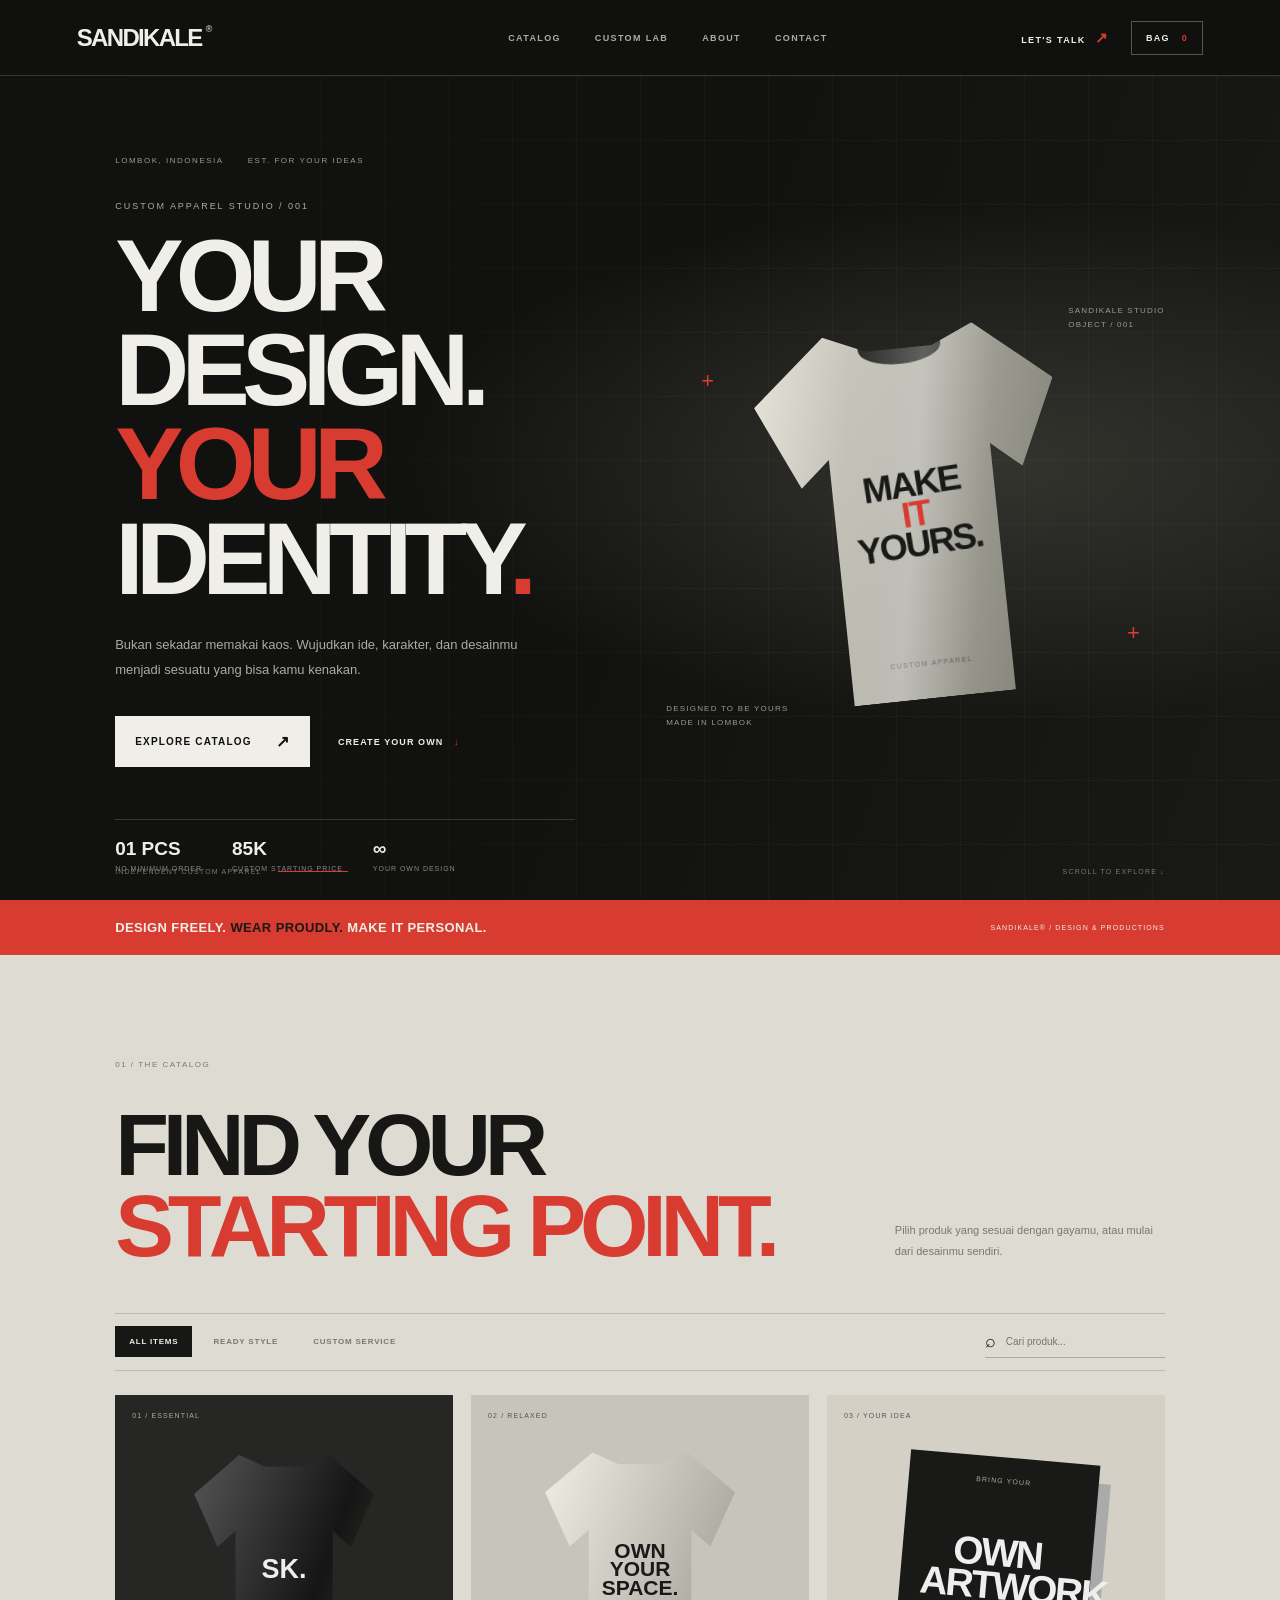
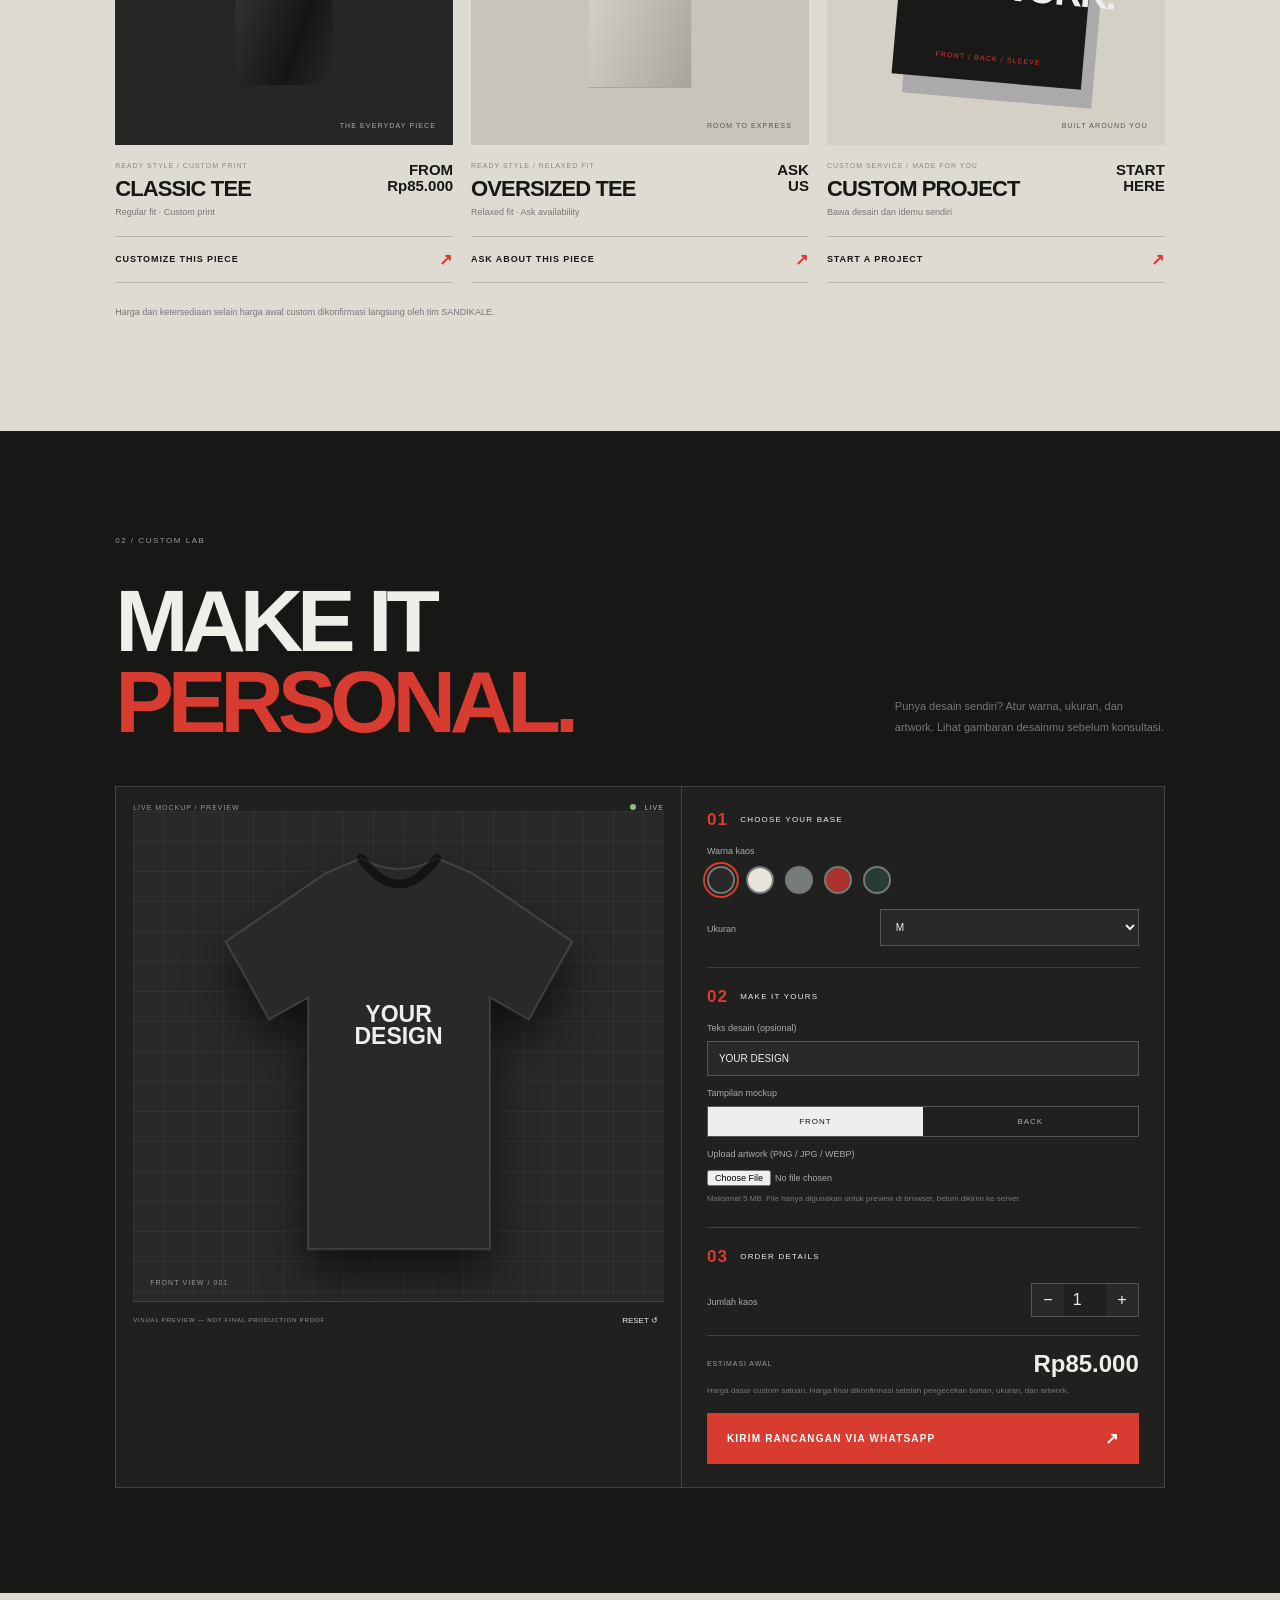
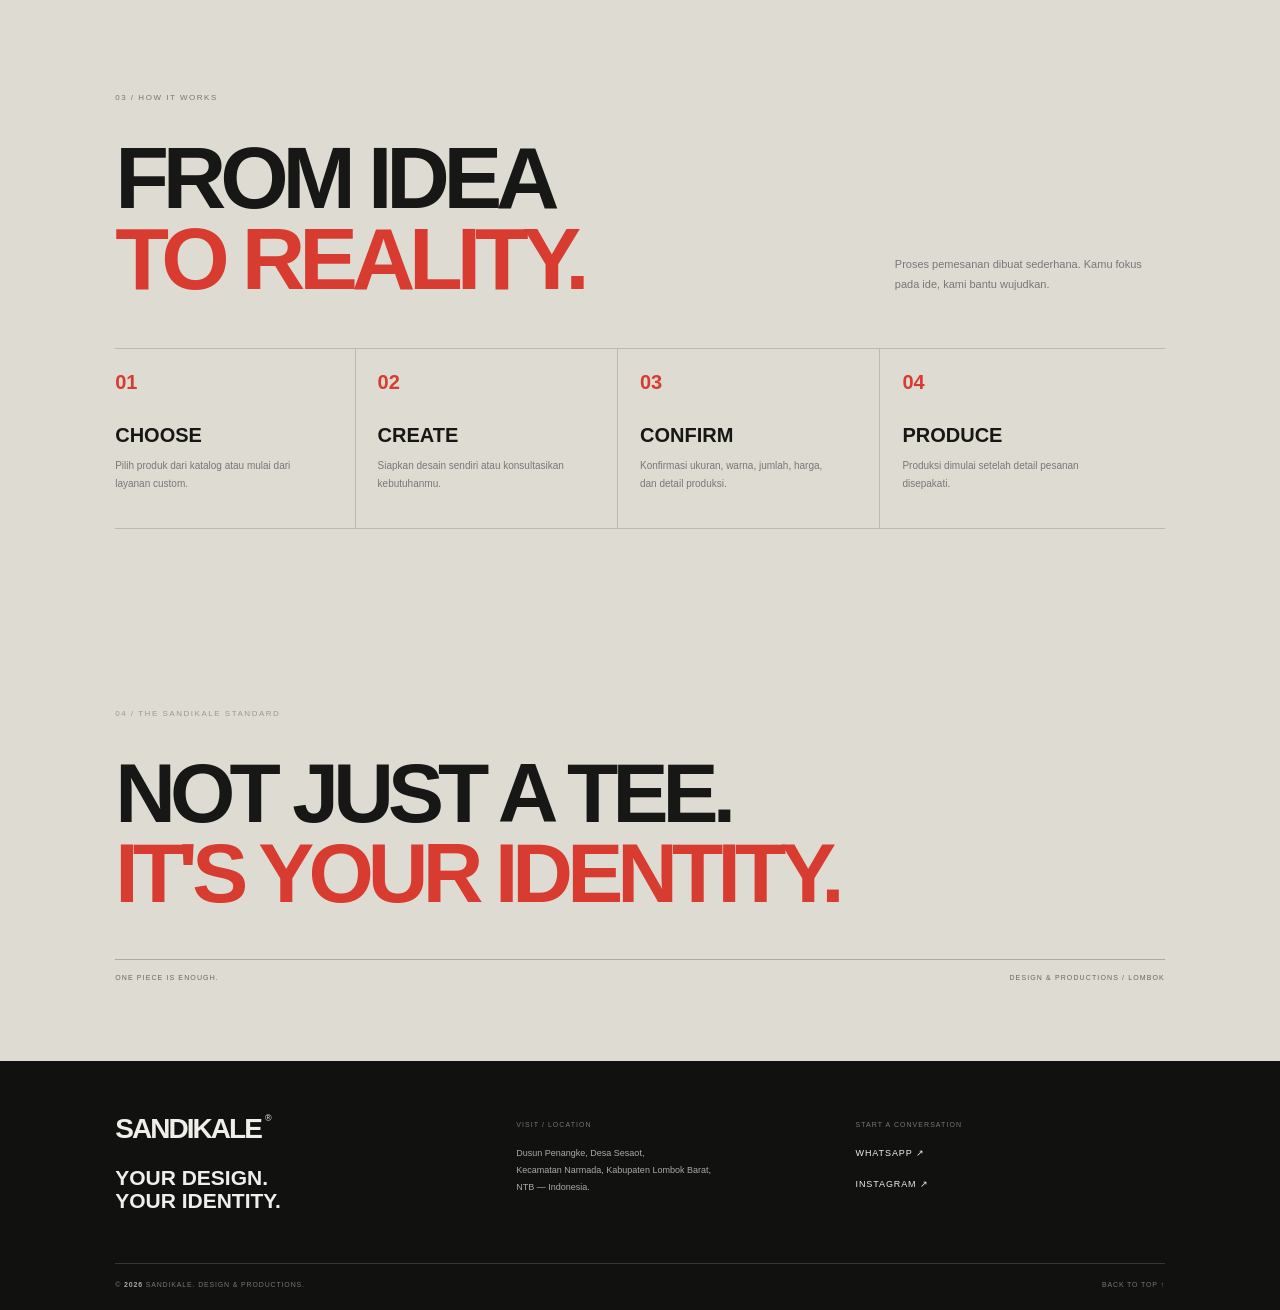
<file: index.html>
<!doctype html>
<html lang="id">
<head>
<meta charset="utf-8">
<meta name="viewport" content="width=device-width,initial-scale=1,viewport-fit=cover">
<meta name="theme-color" content="#111111">
<meta name="description" content="SANDIKALE — custom apparel studio. Produk pilihan dan custom kaos satuan dari Lombok.">
<title>SANDIKALE — Custom Apparel Studio</title>
<link rel="preconnect" href="https://fonts.googleapis.com">
<link rel="preconnect" href="https://fonts.gstatic.com" crossorigin>
<link href="https://api.fontshare.com/v2/css?f[]=panchang@800&f[]=general-sans@400,500,600,700&display=swap" rel="stylesheet">
<link rel="stylesheet" href="styles.css">
</head>
<body>
<header class="site-header">
  <a class="brand" href="#home" aria-label="SANDIKALE home">SANDIKALE<span>®</span></a>
  <nav class="desktop-nav" aria-label="Navigasi utama">
    <a href="#catalog">CATALOG</a><a href="#custom">CUSTOM LAB</a><a href="#about">ABOUT</a><a href="#contact">CONTACT</a>
  </nav>
  <div class="header-actions"><a class="header-wa" href="https://wa.me/6282266412844" target="_blank" rel="noopener">LET'S TALK <span>↗</span></a><button class="icon-button cart-trigger" id="cartOpen" aria-label="Buka keranjang">BAG <b id="cartCount">0</b></button><button class="menu-toggle" id="menuToggle" aria-label="Buka menu">☰</button></div>
</header>
<nav class="mobile-nav" id="mobileNav"><a href="#catalog">CATALOG</a><a href="#custom">CUSTOM LAB</a><a href="#about">ABOUT</a><a href="#contact">CONTACT</a></nav>
<main id="home">
<section class="hero">
  <div class="hero-grid"></div>
  <div class="hero-copy">
    <p class="eyebrow"><span>LOMBOK, INDONESIA</span><span>EST. FOR YOUR IDEAS</span></p>
    <p class="hero-kicker">CUSTOM APPAREL STUDIO / 001</p>
    <h1>YOUR DESIGN.<br><em>YOUR</em> IDENTITY<span class="red">.</span></h1>
    <p class="hero-description">Bukan sekadar memakai kaos. Wujudkan ide, karakter, dan desainmu menjadi sesuatu yang bisa kamu kenakan.</p>
    <div class="hero-cta"><a class="button button-light" href="#catalog">EXPLORE CATALOG <span>↗</span></a><a class="text-link" href="#custom">CREATE YOUR OWN <span>↓</span></a></div>
    <div class="hero-proof"><div><b>01 PCS</b><span>NO MINIMUM ORDER</span></div><div><b>85K</b><span>CUSTOM STARTING PRICE</span></div><div><b>∞</b><span>YOUR OWN DESIGN</span></div></div>
  </div>
  <div class="hero-visual" aria-label="Visual kaos custom SANDIKALE">
    <div class="visual-meta meta-top">SANDIKALE STUDIO<br>OBJECT / 001</div>
    <div class="hero-shirt"><div class="shirt-neck"></div><div class="shirt-art">MAKE<br><em>IT</em><br>YOURS.</div><div class="shirt-label">CUSTOM APPAREL</div></div>
    <div class="visual-meta meta-bottom">DESIGNED TO BE YOURS<br>MADE IN LOMBOK</div><span class="visual-cross cross-one">+</span><span class="visual-cross cross-two">+</span>
  </div>
  <div class="hero-bottom"><span>INDEPENDENT CUSTOM APPAREL</span><span class="hero-line"></span><span>SCROLL TO EXPLORE ↓</span></div>
</section>

<section class="intro-strip"><p>DESIGN FREELY. <span>WEAR PROUDLY.</span> MAKE IT PERSONAL.</p><span> SANDIKALE® / DESIGN & PRODUCTIONS</span></section>

<section class="catalog section" id="catalog">
  <div class="section-heading"><div><p class="eyebrow dark">01 / THE CATALOG</p><h2>FIND YOUR<br><em>STARTING POINT.</em></h2></div><p class="section-aside">Pilih produk yang sesuai dengan gayamu, atau mulai dari desainmu sendiri.</p></div>
  <div class="catalog-tools">
    <div class="filter-tabs" role="group" aria-label="Filter katalog"><button class="filter-tab active" data-filter="all">ALL ITEMS</button><button class="filter-tab" data-filter="ready">READY STYLE</button><button class="filter-tab" data-filter="custom">CUSTOM SERVICE</button></div>
    <label class="search-box"><span>⌕</span><input id="catalogSearch" type="search" placeholder="Cari produk..." aria-label="Cari produk"></label>
  </div>
  <div class="product-grid" id="productGrid">
    <article class="product-card" data-category="ready" data-search="classic tee kaos reguler custom">
      <button class="product-image product-image-black" data-product="classic" aria-label="Lihat Classic Tee"><span class="product-number">01 / ESSENTIAL</span><span class="product-shirt shirt-black"><i>SK.</i></span><span class="product-image-note">THE EVERYDAY PIECE</span></button>
      <div class="product-info"><div><p class="product-type">READY STYLE / CUSTOM PRINT</p><h3>CLASSIC TEE</h3><p class="product-desc">Regular fit · Custom print</p></div><strong>FROM<br>Rp85.000</strong></div>
      <button class="product-cta" data-custom="classic">CUSTOMIZE THIS PIECE <span>↗</span></button>
    </article>
    <article class="product-card" data-category="ready" data-search="oversized tee kaos loose relaxed">
      <button class="product-image product-image-bone" data-product="oversized" aria-label="Lihat Oversized Tee"><span class="product-number">02 / RELAXED</span><span class="product-shirt shirt-bone"><i>OWN<br>YOUR<br>SPACE.</i></span><span class="product-image-note">ROOM TO EXPRESS</span></button>
      <div class="product-info"><div><p class="product-type">READY STYLE / RELAXED FIT</p><h3>OVERSIZED TEE</h3><p class="product-desc">Relaxed fit · Ask availability</p></div><strong>ASK<br>US</strong></div>
      <button class="product-cta" data-custom="oversized">ASK ABOUT THIS PIECE <span>↗</span></button>
    </article>
    <article class="product-card" data-category="custom" data-search="custom project desain sendiri upload artwork">
      <button class="product-image product-image-red" data-product="project" aria-label="Lihat Custom Project"><span class="product-number">03 / YOUR IDEA</span><span class="artwork-card"><small>BRING YOUR</small><b>OWN<br>ARTWORK.</b><i>FRONT / BACK / SLEEVE</i></span><span class="product-image-note">BUILT AROUND YOU</span></button>
      <div class="product-info"><div><p class="product-type">CUSTOM SERVICE / MADE FOR YOU</p><h3>CUSTOM PROJECT</h3><p class="product-desc">Bawa desain dan idemu sendiri</p></div><strong>START<br>HERE</strong></div>
      <button class="product-cta" data-custom="project">START A PROJECT <span>↗</span></button>
    </article>
  </div>
  <p class="catalog-footnote">Harga dan ketersediaan selain harga awal custom dikonfirmasi langsung oleh tim SANDIKALE.</p>
</section>

<section class="custom-section section" id="custom">
  <div class="section-heading custom-heading"><div><p class="eyebrow">02 / CUSTOM LAB</p><h2>MAKE IT<br><em>PERSONAL.</em></h2></div><p class="section-aside">Punya desain sendiri? Atur warna, ukuran, dan artwork. Lihat gambaran desainmu sebelum konsultasi.</p></div>
  <div class="custom-layout">
    <div class="mockup-panel">
      <div class="mockup-top"><span>LIVE MOCKUP / PREVIEW</span><span class="live-status"><i></i> LIVE</span></div>
      <div class="mockup-stage" id="mockupStage">
        <div class="mockup-shirt" id="mockupShirt"><svg viewBox="0 0 360 390" role="img" aria-label="Preview kaos"><path class="shirt-body" id="shirtBody" d="M112 28 145 14 Q180 34 215 14 L248 28 340 91 300 163 264 143 264 375 96 375 96 143 60 163 20 91Z"/><path class="shirt-collar" d="M145 14 Q180 62 215 14"/></svg><div class="mockup-art" id="mockupArt"><span id="mockupText">YOUR DESIGN</span><img id="artPreview" alt="Preview artwork"></div></div>
        <div class="mockup-view-label" id="viewLabel">FRONT VIEW / 001</div>
      </div>
      <div class="mockup-bottom"><span>VISUAL PREVIEW — NOT FINAL PRODUCTION PROOF</span><button id="resetCustom" class="reset-link">RESET ↺</button></div>
    </div>
    <div class="custom-controls">
      <div class="control-group"><div class="control-heading"><b>01</b><span>CHOOSE YOUR BASE</span></div><label class="field-label">Warna kaos</label><div class="swatches"><button class="swatch active" data-color="#292929" data-name="BLACK" aria-label="Hitam" style="--swatch:#292929"></button><button class="swatch" data-color="#e7e3d9" data-name="BONE" aria-label="Bone" style="--swatch:#e7e3d9"></button><button class="swatch" data-color="#777b7c" data-name="GREY" aria-label="Abu-abu" style="--swatch:#777b7c"></button><button class="swatch" data-color="#a8322c" data-name="RED" aria-label="Merah" style="--swatch:#a8322c"></button><button class="swatch" data-color="#263c35" data-name="FOREST" aria-label="Hijau" style="--swatch:#263c35"></button></div>
        <div class="field-row"><label class="field-label" for="shirtSize">Ukuran</label><select id="shirtSize"><option>S</option><option selected>M</option><option>L</option><option>XL</option><option>XXL</option><option>XXXL</option></select></div>
      </div>
      <div class="control-group"><div class="control-heading"><b>02</b><span>MAKE IT YOURS</span></div><label class="field-label" for="designText">Teks desain (opsional)</label><input id="designText" maxlength="24" value="YOUR DESIGN" placeholder="Tulis teks desain..."><label class="field-label">Tampilan mockup</label><div class="view-switch"><button class="view-button active" data-view="front">FRONT</button><button class="view-button" data-view="back">BACK</button></div><label class="field-label" for="artFile">Upload artwork (PNG / JPG / WEBP)</label><input class="file-input" id="artFile" type="file" accept="image/png,image/jpeg,image/webp"><small class="field-help">Maksimal 5 MB. File hanya digunakan untuk preview di browser, belum dikirim ke server.</small></div>
      <div class="control-group"><div class="control-heading"><b>03</b><span>ORDER DETAILS</span></div><div class="field-row"><label class="field-label" for="quantity">Jumlah kaos</label><div class="quantity"><button id="qtyDown" aria-label="Kurangi jumlah">−</button><input id="quantity" type="number" min="1" max="20" value="1"><button id="qtyUp" aria-label="Tambah jumlah">+</button></div></div><div class="price-estimate"><span>ESTIMASI AWAL</span><strong id="priceEstimate">Rp85.000</strong></div><small class="field-help">Harga dasar custom satuan. Harga final dikonfirmasi setelah pengecekan bahan, ukuran, dan artwork.</small><button class="button button-red full-button" id="sendDesign">KIRIM RANCANGAN VIA WHATSAPP <span>↗</span></button></div>
    </div>
  </div>
</section>

<section class="process section" id="about">
  <div class="section-heading"><div><p class="eyebrow dark">03 / HOW IT WORKS</p><h2>FROM IDEA<br><em>TO REALITY.</em></h2></div><p class="section-aside">Proses pemesanan dibuat sederhana. Kamu fokus pada ide, kami bantu wujudkan.</p></div>
  <div class="steps"><article><span>01</span><h3>CHOOSE</h3><p>Pilih produk dari katalog atau mulai dari layanan custom.</p></article><article><span>02</span><h3>CREATE</h3><p>Siapkan desain sendiri atau konsultasikan kebutuhanmu.</p></article><article><span>03</span><h3>CONFIRM</h3><p>Konfirmasi ukuran, warna, jumlah, harga, dan detail produksi.</p></article><article><span>04</span><h3>PRODUCE</h3><p>Produksi dimulai setelah detail pesanan disepakati.</p></article></div>
</section>

<section class="manifesto"><p class="eyebrow">04 / THE SANDIKALE STANDARD</p><h2>NOT JUST A TEE.<br><em>IT'S YOUR IDENTITY.</em></h2><div class="manifesto-foot"><span>ONE PIECE IS ENOUGH.</span><span>DESIGN & PRODUCTIONS / LOMBOK</span></div></section>
</main>
<footer class="footer" id="contact">
  <div class="footer-main"><a class="brand footer-brand" href="#home">SANDIKALE<span>®</span></a><p>YOUR DESIGN.<br>YOUR IDENTITY.</p></div>
  <div class="footer-col"><span>VISIT / LOCATION</span><p>Dusun Penangke, Desa Sesaot,<br>Kecamatan Narmada, Kabupaten Lombok Barat,<br>NTB — Indonesia.</p></div>
  <div class="footer-col"><span>START A CONVERSATION</span><a href="https://wa.me/6282266412844" target="_blank" rel="noopener">WHATSAPP ↗</a><a href="https://instagram.com/_sandikale" target="_blank" rel="noopener">INSTAGRAM ↗</a></div>
  <div class="footer-bottom"><span>© <b id="year"></b> SANDIKALE. DESIGN & PRODUCTIONS.</span><a href="#home">BACK TO TOP ↑</a></div>
</footer>

<div class="drawer-backdrop" id="drawerBackdrop"></div>
<aside class="cart-drawer" id="cartDrawer" aria-label="Keranjang pesanan" aria-hidden="true"><div class="drawer-head"><h2>YOUR BAG <span id="drawerCount">0</span></h2><button id="cartClose" aria-label="Tutup keranjang">×</button></div><div id="cartItems" class="cart-items"><p class="empty-cart">Belum ada item. Temukan produk yang kamu suka.</p></div><div class="drawer-foot"><p>Pesanan akan dikonfirmasi melalui WhatsApp. Harga dan ketersediaan diperiksa oleh tim SANDIKALE.</p><button class="button button-red full-button" id="checkoutCart">CONTINUE VIA WHATSAPP ↗</button></div></aside>
<div class="toast" id="toast" role="status" aria-live="polite"></div>
<script src="app.js"></script>
</body></html>
</file>
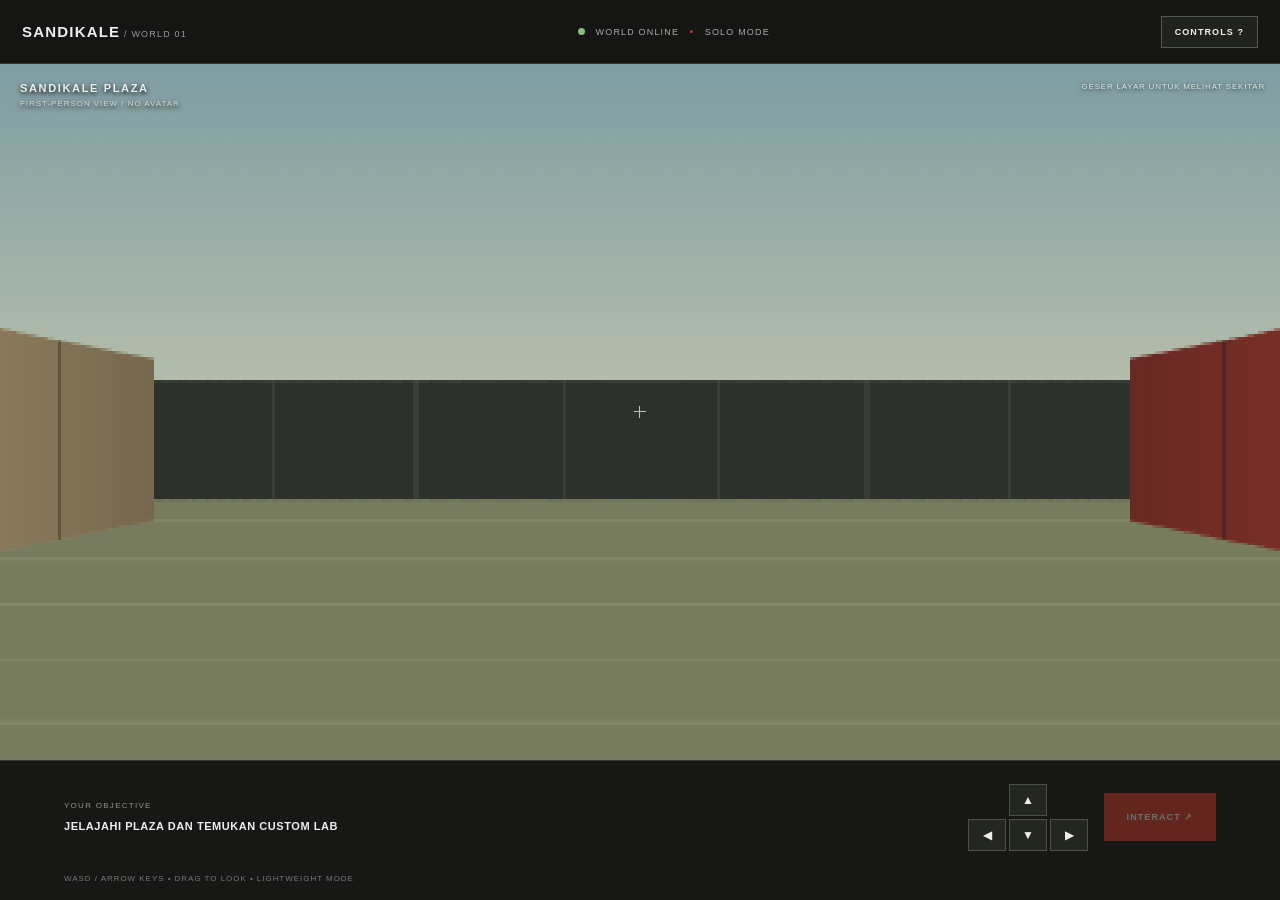
<file: world.html>
<!doctype html>
<html lang="id">
<head>
<meta charset="utf-8"><meta name="viewport" content="width=device-width,initial-scale=1,viewport-fit=cover">
<meta name="theme-color" content="#111111">
<title>SANDIKALE PLAYGROUND — WORLD VIEW</title>
<link rel="stylesheet" href="world.css">
</head>
<body>
<main class="game-shell">
  <header class="hud-top"><a href="index.html" class="brand">SANDIKALE<span> / WORLD 01</span></a><div class="world-status"><i></i> WORLD ONLINE <b>•</b> SOLO MODE</div><button id="helpButton" class="hud-button">CONTROLS ?</button></header>
  <section class="viewport" aria-label="Tampilan dunia game sudut pandang orang pertama">
    <canvas id="world" width="400" height="240"></canvas>
    <div class="crosshair" aria-hidden="true"></div>
    <div class="scene-label"><span id="zoneName">SANDIKALE PLAZA</span><small>FIRST-PERSON VIEW / NO AVATAR</small></div>
    <div class="interact-hint" id="interactHint">DEKATI CUSTOM LAB</div>
    <div class="mobile-look">GESER LAYAR UNTUK MELIHAT SEKITAR</div>
  </section>
  <section class="game-bottom">
    <div class="mission"><small>YOUR OBJECTIVE</small><strong id="objective">JELAJAHI PLAZA DAN TEMUKAN CUSTOM LAB</strong></div>
    <div class="controls">
      <div class="move-pad">
        <button data-move="forward" aria-label="Maju">▲</button>
        <div><button data-move="left" aria-label="Kiri">◀</button><button data-move="back" aria-label="Mundur">▼</button><button data-move="right" aria-label="Kanan">▶</button></div>
      </div>
      <button id="actionButton" class="action-button" disabled>INTERACT ↗</button>
    </div>
    <div class="footer-note">WASD / ARROW KEYS • DRAG TO LOOK • LIGHTWEIGHT MODE</div>
  </section>
</main>
<div class="modal-backdrop" id="helpModal" hidden><section class="modal"><button class="close" data-close="helpModal">×</button><small>HOW TO PLAY</small><h2>EXPLORE<br>THE WORLD.</h2><p>Jelajahi area dari sudut pandang kamera. Tidak ada karakter yang ditampilkan.</p><ul><li>WASD / tombol arah: bergerak</li><li>Geser layar atau mouse: lihat sekitar</li><li>Dekati gerbang CUSTOM LAB lalu tekan INTERACT</li></ul><button class="solid close" data-close="helpModal">LET'S PLAY</button></section></div>
<div class="modal-backdrop" id="labModal" hidden><section class="modal lab-modal"><button class="close" data-close="labModal">×</button><small>STATION 01 / CUSTOM LAB</small><h2>BUILD YOUR<br>OWN TEE.</h2><p>Pilih warna dan tulis ide desainmu. Preview ringan dibuat langsung di browser.</p><div class="swatches"><button data-color="#222222" data-label="BLACK" class="selected" aria-label="Hitam"></button><button data-color="#e9e5da" data-label="BONE" aria-label="Bone"></button><button data-color="#a8322c" data-label="RED" aria-label="Merah"></button><button data-color="#294236" data-label="FOREST" aria-label="Hijau"></button></div><label for="shirtText">TEKS DESAIN</label><input id="shirtText" maxlength="18" value="SANDIKALE"><div class="mini-preview"><div class="tee" id="tee"><span id="teeText">SANDIKALE</span></div></div><button id="backToWorld" class="solid">BACK TO WORLD</button></section></div>
<script src="world.js"></script>
</body></html>
</file>
<file: styles.css>
:root{--ink:#11110f;--panel:#1b1b19;--paper:#efeee8;--bone:#dedbd2;--muted:#898981;--red:#d83b30;--line:rgba(239,238,232,.17);--display:"Panchang","Manrope","Arial Black",sans-serif;--body:"General Sans",Arial,sans-serif}*{box-sizing:border-box}html{scroll-behavior:smooth;scroll-padding-top:86px}body{margin:0;background:var(--ink);color:var(--paper);font-family:var(--body);overflow-x:hidden}a{color:inherit;text-decoration:none}button,input,select{font:inherit}button{cursor:pointer}button:focus-visible,a:focus-visible,input:focus-visible,select:focus-visible{outline:2px solid var(--red);outline-offset:4px}.site-header{height:76px;padding:0 6vw;display:flex;align-items:center;justify-content:space-between;border-bottom:1px solid var(--line);position:sticky;top:0;z-index:30;background:#11110ff2;backdrop-filter:blur(14px)}.brand{font:900 24px var(--display);letter-spacing:-.07em;color:var(--paper)}.brand span{font:500 9px var(--body);vertical-align:top;margin-left:4px;letter-spacing:0}.desktop-nav{display:flex;gap:34px;margin-left:8vw}.desktop-nav a,.header-wa,.icon-button{font-size:9px;letter-spacing:.15em;font-weight:700}.desktop-nav a{color:#aaa}.desktop-nav a:hover,.header-wa:hover{color:white}.header-actions{display:flex;align-items:center;gap:22px}.header-wa span{color:var(--red);font-size:15px;margin-left:5px}.icon-button{background:transparent;color:var(--paper);border:1px solid #555;padding:11px 14px}.icon-button b{color:var(--red);margin-left:8px}.menu-toggle,.mobile-nav{display:none}.hero{min-height:710px;height:calc(100svh - 76px);max-height:900px;position:relative;display:grid;grid-template-columns:1.05fr .95fr;align-items:center;padding:80px 9vw 90px;overflow:hidden;background:radial-gradient(ellipse at 78% 47%,#34342f 0,transparent 42%),linear-gradient(110deg,#11110f 48%,#191916)}.hero-grid{position:absolute;inset:0;background-image:linear-gradient(#ffffff08 1px,transparent 1px),linear-gradient(90deg,#ffffff08 1px,transparent 1px);background-size:64px 64px;mask-image:linear-gradient(90deg,transparent,#000 55%)}.hero-copy{position:relative;z-index:1;max-width:650px}.eyebrow{display:flex;gap:24px;font-size:8px;letter-spacing:.19em;color:#999;margin:0 0 36px}.hero-kicker{font-size:9px;letter-spacing:.22em;color:#aaa;margin:0 0 18px}.hero h1{font:900 clamp(62px,8vw,112px)/.92 var(--display);letter-spacing:-.075em;margin:0 0 27px}.hero h1 em,.section-heading h2 em,.manifesto h2 em{font-style:normal;color:var(--red)}.red{color:var(--red)}.hero-description{font-size:13px;line-height:1.9;color:#aaa;max-width:420px}.hero-cta{display:flex;align-items:center;gap:28px;margin-top:34px}.button{border:0;display:inline-flex;justify-content:space-between;align-items:center;gap:24px;padding:16px 20px;font:800 10px var(--body);letter-spacing:.12em}.button-light{background:var(--paper);color:#111}.button-red{background:var(--red);color:white}.button span{font-size:16px}.text-link{font-size:9px;font-weight:700;letter-spacing:.12em}.text-link span{color:var(--red);margin-left:7px}.hero-proof{display:flex;gap:30px;border-top:1px solid var(--line);max-width:460px;margin-top:52px;padding-top:18px}.hero-proof div{display:grid;gap:5px}.hero-proof b{font:800 19px var(--display)}.hero-proof span{font-size:7px;letter-spacing:.14em;color:#888}.hero-visual{height:470px;position:relative;display:flex;align-items:center;justify-content:center}.hero-shirt{width:300px;height:370px;position:relative;display:flex;align-items:center;justify-content:center;clip-path:polygon(25% 0,39% 5%,61% 5%,75% 0,100% 17%,87% 40%,77% 33%,77% 100%,23% 100%,23% 33%,13% 40%,0 17%);background:linear-gradient(105deg,#e9e6dc,#aaa99f 50%,#77776f);filter:drop-shadow(22px 28px 25px #0009);transform:rotate(-6deg)}.hero-shirt:after{content:"";position:absolute;inset:0;background:linear-gradient(100deg,transparent 29%,#fff4 49%,transparent 69%)}.shirt-neck{position:absolute;top:0;width:83px;height:34px;border-radius:0 0 50% 50%;background:#272725}.shirt-art{position:relative;z-index:1;text-align:center;font:900 36px/.84 var(--display);letter-spacing:-.06em;color:#191918;transform:rotate(-3deg)}.shirt-art em{font-style:normal;color:var(--red)}.shirt-label{position:absolute;bottom:32px;font-size:7px;letter-spacing:.2em;color:#555}.visual-meta{position:absolute;font-size:8px;line-height:1.7;letter-spacing:.15em;color:#999}.meta-top{top:25px;right:0}.meta-bottom{bottom:20px;left:0}.visual-cross{position:absolute;color:var(--red);font-size:22px}.cross-one{top:19%;left:7%}.cross-two{bottom:22%;right:5%}.hero-bottom{position:absolute;bottom:25px;left:9vw;right:9vw;display:flex;align-items:center;gap:16px;font-size:7px;letter-spacing:.17em;color:#777}.hero-line{height:1px;width:70px;background:var(--red)}.hero-bottom span:last-child{margin-left:auto}.intro-strip{padding:20px 9vw;background:var(--red);display:flex;justify-content:space-between;align-items:center;gap:20px}.intro-strip p{font:800 13px var(--display);letter-spacing:.03em;margin:0}.intro-strip p span{color:#191918}.intro-strip>span{font-size:7px;letter-spacing:.16em}.section{padding:105px 9vw}.catalog,.process{background:var(--bone);color:#171715}.section-heading{display:flex;justify-content:space-between;align-items:end;gap:30px}.eyebrow.dark{color:#777}.section-heading h2{font:900 clamp(52px,7vw,88px)/.92 var(--display);letter-spacing:-.07em;margin:0}.section-aside{max-width:270px;font-size:11px;line-height:1.9;color:#777;margin:0 0 5px}.catalog-tools{display:flex;align-items:center;justify-content:space-between;gap:20px;border-top:1px solid #bdbab1;border-bottom:1px solid #bdbab1;margin:46px 0 24px;padding:12px 0}.filter-tabs{display:flex;gap:7px;flex-wrap:wrap}.filter-tab{border:1px solid transparent;background:transparent;padding:10px 13px;font-size:8px;font-weight:700;letter-spacing:.1em;color:#777}.filter-tab.active{background:#171715;color:#eee}.search-box{display:flex;align-items:center;gap:8px;border-bottom:1px solid #aaa;padding:5px 0;min-width:180px}.search-box span{font-size:18px}.search-box input{border:0;outline:0;background:transparent;width:100%;font-size:10px;color:#171715}.search-box input:focus-visible{outline:0}.product-grid{display:grid;grid-template-columns:repeat(3,minmax(0,1fr));gap:18px}.product-card[hidden]{display:none}.product-image{width:100%;height:350px;border:0;position:relative;display:flex;align-items:center;justify-content:center;overflow:hidden}.product-image-black{background:#262624}.product-image-bone{background:#c7c4bb}.product-image-red{background:#d4d0c6}.product-number,.product-image-note{position:absolute;font-size:7px;letter-spacing:.16em;color:#aaa}.product-number{top:17px;left:17px}.product-image-note{bottom:16px;right:17px}.product-image-bone .product-number,.product-image-bone .product-image-note,.product-image-red .product-number,.product-image-red .product-image-note{color:#555}.product-shirt{width:180px;height:230px;display:flex;align-items:center;justify-content:center;clip-path:polygon(25% 0,39% 5%,61% 5%,75% 0,100% 17%,87% 40%,77% 33%,77% 100%,23% 100%,23% 33%,13% 40%,0 17%);filter:drop-shadow(0 22px 18px #0005)}.shirt-black{background:linear-gradient(110deg,#555,#151515 65%,#383833);color:#eee}.shirt-bone{background:linear-gradient(110deg,#f1eee5,#99978e);color:#191918;width:190px;height:235px}.product-shirt i{font:900 27px var(--display);font-style:normal}.shirt-bone i{font-size:21px;line-height:.9}.artwork-card{width:190px;height:225px;padding:20px;background:#191918;color:#eee;display:flex;flex-direction:column;justify-content:space-between;transform:rotate(5deg);box-shadow:12px 18px 0 #aaa}.artwork-card small,.artwork-card i{font-size:7px;letter-spacing:.16em;color:#aaa;font-style:normal}.artwork-card b{font:900 39px/.84 var(--display);letter-spacing:-.06em}.artwork-card i{color:var(--red)}.product-info{display:flex;justify-content:space-between;align-items:start;padding:17px 0 14px}.product-type{font-size:7px;letter-spacing:.14em;color:#888;margin:0 0 7px}.product-info h3{font:800 22px var(--display);letter-spacing:-.04em;margin:0}.product-desc{font-size:9px;color:#777;margin:5px 0}.product-info strong{text-align:right;font:800 15px/1.1 var(--display)}.product-cta{width:100%;display:flex;justify-content:space-between;align-items:center;background:transparent;border:0;border-top:1px solid #b7b4ab;border-bottom:1px solid #b7b4ab;padding:13px 0;font:800 9px var(--display);letter-spacing:.1em;color:#171715}.product-cta span{font-size:16px;color:var(--red)}.catalog-footnote{font-size:9px;color:#777;margin-top:24px}.custom-section{background:#171715}.custom-heading{margin-bottom:43px}.custom-layout{display:grid;grid-template-columns:1.08fr .92fr;border:1px solid #44443f;background:#20201e}.mockup-panel{padding:17px;border-right:1px solid #44443f;min-width:0}.mockup-top,.mockup-bottom{display:flex;justify-content:space-between;align-items:center;font-size:7px;letter-spacing:.14em;color:#999}.live-status{color:#a9c8a6}.live-status i{display:inline-block;width:6px;height:6px;border-radius:50%;background:#8cbd86;margin-right:6px}.mockup-stage{min-height:490px;position:relative;display:grid;place-items:center;overflow:hidden;background-color:#292927;background-image:linear-gradient(#ffffff09 1px,transparent 1px),linear-gradient(90deg,#ffffff09 1px,transparent 1px);background-size:30px 30px}.mockup-shirt{position:relative;width:min(82%,390px);aspect-ratio:360/390;filter:drop-shadow(0 23px 22px #0009)}.mockup-shirt svg{width:100%;height:100%;overflow:visible}.shirt-body{fill:#292929;stroke:#ffffff20;stroke-width:2;transition:fill .2s}.shirt-collar{fill:none;stroke:#0008;stroke-width:8;stroke-linecap:round}.mockup-art{position:absolute;left:50%;top:43%;transform:translate(-50%,-50%);width:35%;min-height:12%;display:grid;place-items:center;text-align:center;color:#eee;font:900 clamp(12px,2vw,23px)/.95 var(--display);overflow:hidden;overflow-wrap:anywhere;pointer-events:none}.mockup-art.back-view{top:38%;width:40%}.mockup-art img{display:none;max-width:100%;max-height:125px;object-fit:contain;filter:drop-shadow(0 1px 2px #0006)}.mockup-art.has-image img{display:block}.mockup-art.has-image span{display:none}.mockup-view-label{position:absolute;bottom:15px;left:17px;font-size:7px;letter-spacing:.15em;color:#999}.mockup-bottom{padding-top:13px;border-top:1px solid #44443f;font-size:6px}.reset-link{border:0;background:none;color:#eee;font-size:8px}.custom-controls{padding:23px 25px}.control-group{padding-bottom:21px;margin-bottom:19px;border-bottom:1px solid #41413d}.control-group:last-child{padding:0;margin:0;border:0}.control-heading{display:flex;align-items:center;gap:12px;margin-bottom:16px;font-size:8px;letter-spacing:.15em}.control-heading b{font:800 17px var(--display);color:var(--red)}.field-label{display:block;font-size:9px;color:#aaa;margin:12px 0 8px}.swatches{display:flex;gap:11px;margin:10px 0 15px}.swatch{width:28px;height:28px;border-radius:50%;background:var(--swatch);border:2px solid #777;outline:2px solid transparent;outline-offset:2px}.swatch.active{outline-color:var(--red)}.custom-controls select,.custom-controls input:not([type=file]):not([type=number]){width:100%;padding:11px;background:#292927;border:1px solid #555;color:#eee;border-radius:0;font-size:10px}.field-row{display:flex;justify-content:space-between;align-items:center;gap:12px}.field-row select{max-width:60%}.view-switch{display:flex;border:1px solid #555}.view-button{flex:1;padding:10px;background:transparent;border:0;color:#aaa;font-size:8px;letter-spacing:.12em}.view-button.active{background:#eee;color:#111}.file-input{width:100%;font-size:9px;color:#aaa}.field-help{display:block;font-size:8px;line-height:1.6;color:#777;margin-top:7px}.quantity{display:flex;border:1px solid #555;align-items:center}.quantity button{width:32px;height:32px;background:#292927;color:#eee;border:0}.quantity input{width:42px;height:32px;text-align:center;background:#20201e!important;border:0!important;padding:3px!important;color:#eee}.price-estimate{display:flex;justify-content:space-between;align-items:center;border-top:1px solid #444;padding-top:14px;margin-top:18px}.price-estimate span{font-size:7px;letter-spacing:.13em;color:#999}.price-estimate strong{font:800 24px var(--display)}.full-button{width:100%;margin-top:16px}.process{padding-top:100px;padding-bottom:100px}.steps{display:grid;grid-template-columns:repeat(4,1fr);margin-top:48px;border-top:1px solid #bcb9b0;border-bottom:1px solid #bcb9b0}.steps article{padding:22px 22px 25px 0;border-right:1px solid #bcb9b0;margin-right:22px}.steps article:last-child{border:0;margin:0}.steps article>span{font:800 20px var(--display);color:var(--red)}.steps h3{font:800 20px var(--display);margin:30px 0 8px}.steps p{font-size:10px;line-height:1.8;color:#777;max-width:200px}.manifesto{padding:80px 9vw;background:#dedbd2;color:#171715}.manifesto h2{font:900 clamp(43px,7vw,84px)/.95 var(--display);letter-spacing:-.07em;margin:0}.manifesto-foot{display:flex;justify-content:space-between;border-top:1px solid #aaa;margin-top:45px;padding-top:14px;font-size:7px;letter-spacing:.16em;color:#666}.footer{padding:52px 9vw 22px;display:grid;grid-template-columns:1.2fr 1fr 1fr;gap:30px;color:#aaa}.footer-brand{font-size:28px}.footer-main>p{font:800 21px/1.1 var(--display);color:#eee}.footer-col>span{font-size:7px;letter-spacing:.15em;color:#777}.footer-col p,.footer-col a{display:block;font-size:9px;line-height:1.9;margin-top:14px}.footer-col a{color:#eee;letter-spacing:.1em}.footer-bottom{grid-column:1/-1;border-top:1px solid var(--line);padding-top:17px;display:flex;justify-content:space-between;font-size:7px;letter-spacing:.12em;color:#777}.footer-bottom b{color:#aaa}.drawer-backdrop{position:fixed;inset:0;background:#0009;z-index:39;opacity:0;pointer-events:none;transition:opacity .25s}.cart-drawer{position:fixed;z-index:40;right:0;top:0;height:100dvh;width:min(430px,100%);background:#efeee8;color:#171715;padding:25px;display:flex;flex-direction:column;transform:translateX(102%);transition:transform .3s ease}.cart-open .drawer-backdrop{opacity:1;pointer-events:auto}.cart-open .cart-drawer{transform:translateX(0)}.drawer-head{display:flex;justify-content:space-between;align-items:center;border-bottom:1px solid #bbb;padding-bottom:18px}.drawer-head h2{font:800 22px var(--display);margin:0}.drawer-head h2 span{color:var(--red)}.drawer-head button{font-size:25px;border:0;background:none}.cart-items{overflow:auto;flex:1;padding:18px 0}.empty-cart{font-size:11px;color:#777}.cart-row{display:flex;justify-content:space-between;gap:15px;padding:14px 0;border-bottom:1px solid #ccc}.cart-row strong{font:800 14px var(--display)}.cart-row small{display:block;color:#777;font-size:9px;margin-top:5px}.cart-row button{border:0;background:none;color:#b32e25;font-size:9px}.drawer-foot{border-top:1px solid #bbb;padding-top:15px}.drawer-foot p{font-size:9px;line-height:1.7;color:#777}.drawer-foot .button{color:#fff}.toast{position:fixed;z-index:60;left:50%;bottom:24px;transform:translate(-50%,15px);background:#eee;color:#111;padding:13px 18px;font-size:10px;opacity:0;pointer-events:none;transition:.2s;max-width:calc(100vw - 32px);text-align:center}.toast.show{opacity:1;transform:translate(-50%,0)}@media(max-width:900px){.desktop-nav{gap:18px;margin-left:2vw}.hero{padding-left:7vw;padding-right:7vw}.section{padding-left:7vw;padding-right:7vw}.custom-layout{grid-template-columns:1fr}.mockup-panel{border-right:0;border-bottom:1px solid #444}.mockup-stage{min-height:430px}.custom-controls{padding:22px}.footer,.manifesto{padding-left:7vw;padding-right:7vw}}@media(max-width:680px){html{scroll-padding-top:66px}.site-header{height:66px;padding:0 6vw}.brand{font-size:21px}.desktop-nav,.header-wa{display:none}.header-actions{gap:10px}.icon-button{padding:9px 11px}.menu-toggle{display:block;background:none;border:1px solid #555;color:#eee;padding:8px 11px}.mobile-nav{position:sticky;top:66px;z-index:29;background:#191917;border-bottom:1px solid #444;padding:0 6vw;display:none;flex-direction:column}.mobile-nav.open{display:flex}.mobile-nav a{padding:14px 0;border-bottom:1px solid #333;font-size:9px;letter-spacing:.14em}.hero{height:auto;min-height:900px;max-height:none;grid-template-columns:1fr;padding:90px 7vw 75px;align-content:start}.hero h1{font-size:clamp(54px,11.6vw,78px)}.hero-copy{margin-top:8px}.hero-description{font-size:12px;max-width:340px}.hero-proof{gap:18px;margin-top:33px}.hero-proof b{font-size:16px}.hero-proof span{font-size:6px}.hero-visual{height:350px;margin-top:12px}.hero-shirt{width:235px;height:295px}.shirt-art{font-size:29px}.meta-top{top:4px}.meta-bottom{bottom:4px}.hero-bottom{left:7vw;right:7vw;font-size:6px;gap:9px}.intro-strip{padding:17px 7vw;align-items:flex-start;flex-direction:column;gap:7px}.intro-strip p{font-size:12px}.section{padding:72px 7vw}.section-heading{align-items:flex-start;flex-direction:column;gap:17px}.section-heading h2{font-size:clamp(49px,11vw,72px)}.section-aside{max-width:330px}.catalog-tools{align-items:stretch;flex-direction:column;gap:12px;margin-top:32px}.filter-tabs{gap:3px}.filter-tab{padding:9px 10px;font-size:7px}.search-box{width:100%}.product-grid{grid-template-columns:1fr;gap:32px}.product-image{height:370px}.product-info h3{font-size:23px}.mockup-stage{min-height:350px}.mockup-shirt{width:min(82%,320px)}.custom-controls{padding:20px 16px}.field-row select{max-width:58%}.steps{grid-template-columns:1fr 1fr;row-gap:0}.steps article{min-height:175px;padding:18px 14px 18px 0;margin-right:14px}.steps article:nth-child(2){border-right:0;margin-right:0}.steps article:nth-child(3),.steps article:nth-child(4){border-top:1px solid #bcb9b0}.steps h3{margin-top:18px}.manifesto{padding:65px 7vw}.manifesto h2{font-size:clamp(39px,9vw,60px)}.manifesto-foot{gap:15px;line-height:1.6}.footer{padding:42px 7vw 20px;grid-template-columns:1fr 1fr;gap:25px}.footer-main{grid-column:1/-1}.footer-main>p{font-size:18px}.footer-bottom{font-size:6px;gap:10px}}@media(max-width:370px){.hero{min-height:860px}.hero-proof{gap:12px}.hero-proof b{font-size:14px}.hero-proof span{font-size:5px}.hero-cta{gap:16px}.button{padding:14px;font-size:8px}.product-image{height:330px}.mockup-stage{min-height:315px}}@media(prefers-reduced-motion:reduce){html{scroll-behavior:auto}*,*:before,*:after{transition:none!important;animation:none!important}}
</file>
<file: world.css>
*{box-sizing:border-box}html,body{margin:0;min-height:100%;background:#10110f;color:#eee;font-family:Arial,sans-serif}body{overflow:hidden}.game-shell{height:100svh;min-height:520px;display:grid;grid-template-rows:58px minmax(0,1fr) 174px;background:#111}.hud-top{display:flex;align-items:center;justify-content:space-between;padding:0 22px;border-bottom:1px solid #343630;background:#151613}.brand{font-weight:900;letter-spacing:.08em;color:#eee;text-decoration:none;font-size:15px}.brand span{font-size:9px;color:#999;font-weight:500}.world-status{font-size:9px;letter-spacing:.13em;color:#aaa}.world-status i{display:inline-block;width:7px;height:7px;border-radius:50%;background:#8dbb83;margin-right:7px}.world-status b{color:#d74739;margin:0 7px}.hud-button,.action-button{border:1px solid #55594f;background:#20221d;color:#eee;padding:10px 13px;font-size:9px;letter-spacing:.12em;font-weight:700}.viewport{position:relative;overflow:hidden;background:#91a9ad;touch-action:pan-y}#world{width:100%;height:100%;display:block;image-rendering:pixelated;image-rendering:crisp-edges}.crosshair{position:absolute;left:50%;top:50%;width:12px;height:12px;transform:translate(-50%,-50%);opacity:.7}.crosshair:before,.crosshair:after{content:"";position:absolute;background:#fff}.crosshair:before{width:12px;height:1px;top:5px}.crosshair:after{height:12px;width:1px;left:5px}.scene-label{position:absolute;top:18px;left:20px;display:grid;gap:5px;text-shadow:0 2px 5px #000}.scene-label span{font-size:11px;font-weight:900;letter-spacing:.15em}.scene-label small{font-size:8px;letter-spacing:.12em;color:#d4d7cf}.interact-hint{position:absolute;bottom:20px;left:50%;transform:translateX(-50%);padding:9px 13px;background:#151613d9;border:1px solid #ffffff44;font-size:9px;letter-spacing:.1em;white-space:nowrap;display:none}.interact-hint.show{display:block}.mobile-look{position:absolute;right:15px;top:18px;font-size:8px;letter-spacing:.1em;color:#fff;text-shadow:0 1px 4px #000;opacity:.75}.game-bottom{padding:15px 22px 10px;background:#171815;border-top:1px solid #343630;display:grid;grid-template-columns:1fr auto;gap:8px 20px;align-items:center}.mission small{display:block;color:#8e9288;font-size:8px;letter-spacing:.16em;margin-bottom:6px}.mission strong{font-size:11px;letter-spacing:.05em}.controls{display:flex;align-items:center;gap:16px}.move-pad{display:grid;justify-items:center;gap:3px}.move-pad>div{display:flex;gap:3px}.move-pad button{width:34px;height:30px;border:1px solid #4c5046;background:#242720;color:#eee;font-size:12px;touch-action:none}.action-button{height:48px;background:#d63c30;border-color:#d63c30;min-width:112px}.action-button:disabled{opacity:.4}.footer-note{grid-column:1/-1;font-size:8px;letter-spacing:.12em;color:#777}.modal-backdrop{position:fixed;inset:0;background:#000b;display:grid;place-items:center;padding:18px;z-index:5}.modal-backdrop[hidden]{display:none}.modal{position:relative;width:min(420px,100%);max-height:90svh;overflow:auto;padding:28px;background:#e8e5dc;color:#151613}.modal>small,.modal label{font-size:9px;letter-spacing:.15em;color:#6a6c63}.modal h2{font-size:clamp(42px,12vw,66px);line-height:.82;letter-spacing:-.04em;margin:15px 0}.modal p,.modal li{font-size:12px;line-height:1.7;color:#55584f}.modal ul{padding-left:18px}.close{position:absolute;right:12px;top:8px;border:0;background:none;font-size:28px;color:#333}.solid{width:100%;padding:14px;background:#171815;color:#fff;border:0;font-weight:800;letter-spacing:.1em;margin-top:16px}.swatches{display:flex;gap:12px;margin:12px 0 20px}.swatches button{width:30px;height:30px;border-radius:50%;border:2px solid #777;background:var(--c);outline:2px solid transparent;outline-offset:2px}.swatches button.selected{outline-color:#d63c30}.lab-modal .swatches button:nth-child(1){background:#222}.lab-modal .swatches button:nth-child(2){background:#e9e5da}.lab-modal .swatches button:nth-child(3){background:#a8322c}.lab-modal .swatches button:nth-child(4){background:#294236}#shirtText{width:100%;padding:12px;border:1px solid #aaa;background:#f7f5ef;font-size:13px;margin-top:8px}.mini-preview{height:150px;display:grid;place-items:center;background:#d6d3c9;margin-top:14px}.tee{width:100px;height:115px;background:#222;clip-path:polygon(25% 0,40% 6%,60% 6%,75% 0,100% 20%,87% 42%,76% 34%,76% 100%,24% 100%,24% 34%,13% 42%,0 20%);display:grid;place-items:center;color:white}.tee span{font-size:10px;font-weight:900;max-width:65px;text-align:center;overflow-wrap:anywhere}@media(min-width:900px){.game-shell{grid-template-rows:64px minmax(0,1fr) 140px}.game-bottom{padding-left:5vw;padding-right:5vw}.move-pad button{width:38px;height:32px}}@media(max-width:600px){.game-shell{grid-template-rows:54px minmax(0,1fr) 190px}.hud-top{padding:0 12px}.brand{font-size:12px}.brand span{font-size:8px}.world-status{font-size:7px}.hud-button{padding:8px;font-size:8px}.scene-label{left:12px;top:12px}.mobile-look{top:auto;right:10px;bottom:14px;font-size:7px}.game-bottom{padding:12px;grid-template-columns:1fr;gap:10px}.mission strong{font-size:10px}.controls{justify-content:space-between}.footer-note{font-size:7px}.move-pad button{width:36px;height:29px}.interact-hint{bottom:12px;font-size:8px}}@media(prefers-reduced-motion:reduce){*{scroll-behavior:auto!important}}
</file>
